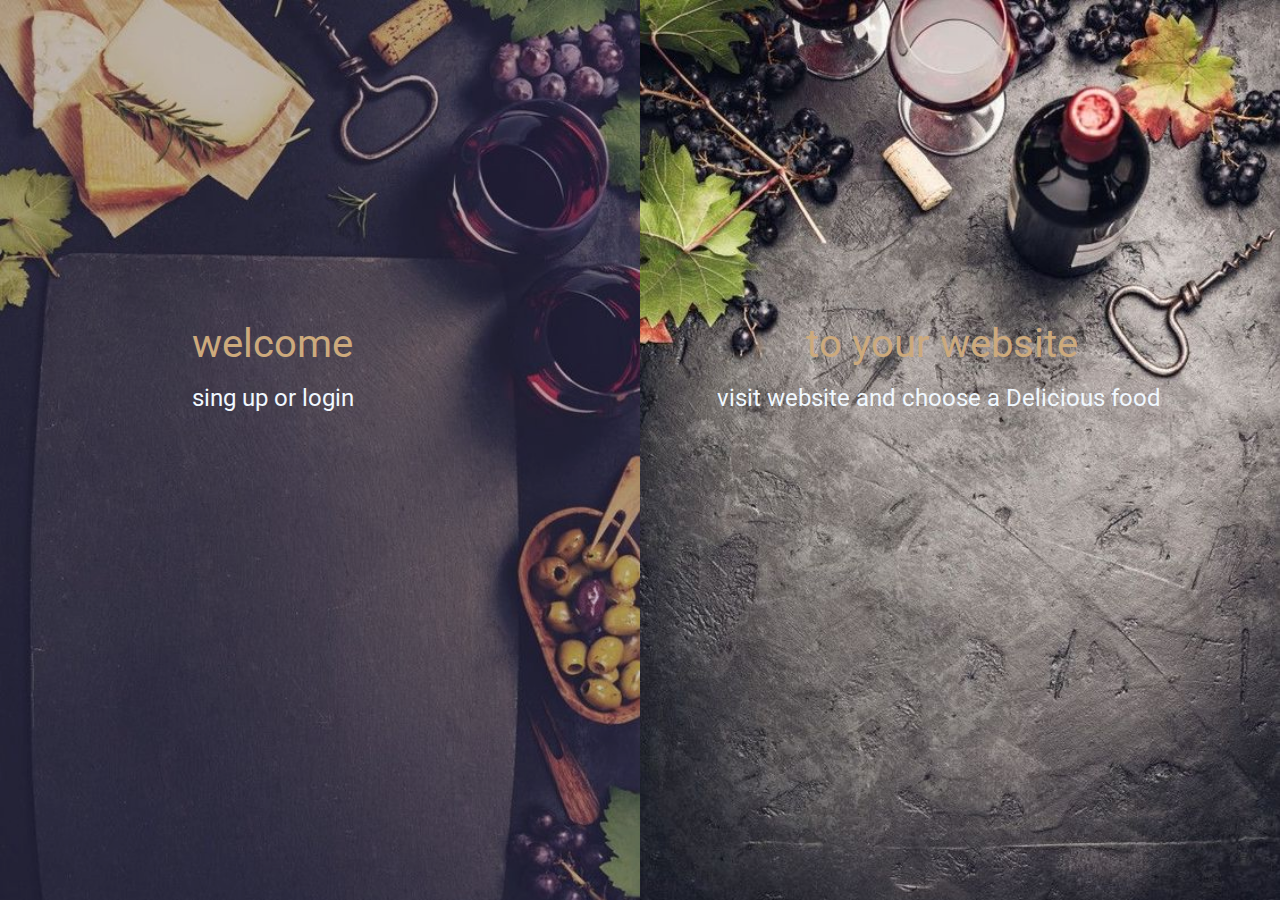
<file: index.html>
<!DOCTYPE html>
<html lang="en">
<head>
    <meta charset="UTF-8">
    <meta http-equiv="X-UA-Compatible" content="IE=edge">
    <meta name="viewport" content="width=device-width, initial-scale=1.0">
    <title>welcome</title>
    <link rel="stylesheet" href="./index.css">
</head>
<body>
<!--  -->
    <section class="parent">
        <a href="./login.html">
            <section class="login">
                <section class="secondParent">
                    <h3 class="text">welcome</h3>
                    <p class="text-2">sing up or login</p>
                </section>
                <!-- <h3 class=>welcome</h3> -->
            </section>
        </a>

        <a href="./home.html">
            <section class="home">
                <section class="secondParent">
                    <h3 class="text">to your website</h3>
                    <p class="text-2">visit website and choose a Delicious food</p>
                </section>
            </section>
        </a>
    </section>
    
</body>
</html>
</file>
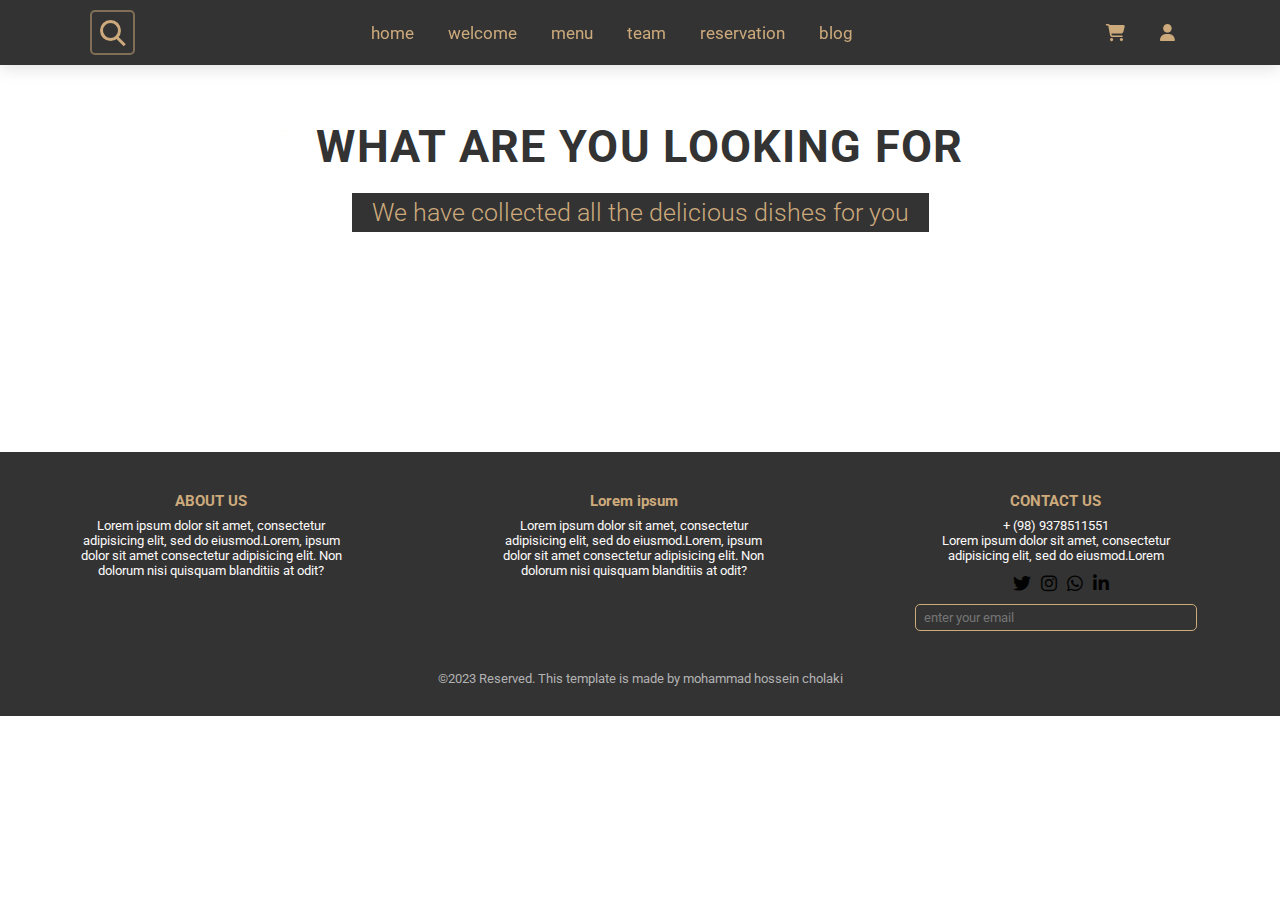
<file: allFoods.html>
<!DOCTYPE html>
<html lang="en">
<head>
    <meta charset="UTF-8">
    <meta http-equiv="X-UA-Compatible" content="IE=edge">
    <meta name="viewport" content="width=device-width, initial-scale=1.0">
    <title>menu</title>
    <link rel="stylesheet" type="text/css" href="https://cdnjs.cloudflare.com/ajax/libs/font-awesome/6.2.1/css/all.min.css">

    <link rel="stylesheet" href="./allFoods.css">
    <link rel="stylesheet" href="./homeStyle.css">

    <link rel="stylesheet" href="https://unpkg.com/swiper/swiper-bundle.min.css"/>
</head>
<body>
    <!-- header section start -->
    <header>
        <section class="search">
            <!-- <a href="#" class="search-icon"><i class="fas fa-search"> </i></a> -->
            <div class="icon"></div>
            <div class="input">
                <input type="text" placeholder="Search..." id="searchInput">
            </div>
            <span class="clear"></span>
        </section>
        <!-- <a href="#" class="logo"><img src="./pic/logo.png" alt="logo"></a> -->


        <nav class="navbar">
            <a href="./home.html">home</a>
            <a href="./index.html">welcome</a>
            <a href="./allFoods.html">menu</a>
            <a href="#team">team</a>
            <a href="#reservation">reservation</a>
            <a href="#blog">blog</a>
        </nav>
        <div class="icons">
            <i class="fas fa-bars" id="menu"> </i>
            <!-- <i class="fas fa-search"> </i> -->
            <!-- <i class="fas fa-heart"> </i> -->
            <i class="fas fa-shopping-cart"> </i>
            <a href="./login.html"><i class="fas fa-solid fa-user"></i></a>
            
        </div>
    </header>

    <!-- header section end -->

    <!-- main content -->

    <!-- welcome -->

    <section class="welcome" id="about">
        <h1 class="heading">WHAT ARE YOU LOOKING FOR</h1>
        <center><h3 class="sub-heading">We have collected all the delicious dishes for you</h3></center>

        <!-- <h3 class="sub-heading">We have collected all the delicious dishes for you</h3> -->

        <div class="box-container" id="meal">
            <!-- <section class="box">
                <section class="image">
                    <img src="./pic/post-thumb-1.jpg" alt="">
                </section>
                <section class="content">
                    <h3>PROFESSIONAL LEVEL</h3>
                    <p>nor again is there anyone who loves or pursues or desire to obtain pain of itself, because it is pain, but because occasionally circumstance occur.</p>

                    <a href="#" class="btn">Read More</a>
                </section>
            </section>

            <section class="box">
                <section class="image">
                    <img src="./pic/post-thumb-2.jpg" alt="">
                </section>
                <section class="content">
                    <h3>FRESH FOOD GUARANTEED</h3>
                    <p>nor again is there anyone who loves or pursues or desire to obtain pain of itself, because it is pain, but because occasionally circumstance occur.</p>

                    <a href="#" class="btn">Read More</a>
                </section>
            </section>

            <section class="box">
                <section class="image">
                    <img src="./pic/post-thumb-3.jpg" alt="">
                </section>
                <section class="content">
                    <h3>THE MENU IS PLENTIFUL</h3>
                    <p>nor again is there anyone who loves or pursues or desire to obtain pain of itself, because it is pain, but because occasionally circumstance occur.</p>

                    <a href="#" class="btn">Read More</a>
                </section>
            </section> -->
        </div>
    </section>
    <!-- ---------------------------------------------------------- -->
    <div class = "meal-window">
        <!-- recipe close btn -->
        <button type = "button" class = "btn-close btnClose2" id = "recipe-close-btn">
          <i class = "fas fa-times"></i>
        </button>

        <!-- meal content -->
        <div class = "mealContent">
          <h2 class = "recipeTitle">Meals Name Here</h2>
          <p class = "category">Category Name</p>
          <div class = "recipeImage">
            <img src = "./pic/post-thumb-3.jpg" alt = "">
          </div>
          <div class = "explain">
            <h3>Instructions:</h3>
            <p>Lorem ipsum, dolor sit amet consectetur adipisicing elit. Quo blanditiis quis accusantium natus! Porro, reiciendis maiores molestiae distinctio veniam ratione ex provident ipsa, soluta suscipit quam eos velit autem iste!</p>
            <p>Lorem ipsum dolor sit amet consectetur adipisicing elit. Amet aliquam voluptatibus ad obcaecati magnam, esse numquam nisi ut adipisci in?</p>
           
          </div>
          
          <div class = "videoLink btn">
            <a href = "#" target = "_blank">Watch Video</a>
          </div>
        </div>
    </div>


    <!-- footer section start -->
<section class="footer">
		<!-- <img src="logo.png" class="logo"> -->

	<section class="container">
		<section>
			<h3>ABOUT US</h3>
				<p>Lorem ipsum dolor sit amet, consectetur adipisicing elit, sed do eiusmod.Lorem, ipsum dolor sit amet consectetur adipisicing elit. Non dolorum nisi quisquam blanditiis at odit?</p>
		</section>

		<section>
			<h3>Lorem ipsum</h3>
			<p>Lorem ipsum dolor sit amet, consectetur adipisicing elit, sed do eiusmod.Lorem, ipsum dolor sit amet consectetur adipisicing elit. Non dolorum nisi quisquam blanditiis at odit?</p>
		</section>

		<section>
			<h3>CONTACT US</h3>
			<span>+ (98) 9378511551</span>
			<p>Lorem ipsum dolor sit amet, consectetur adipisicing elit, sed do eiusmod.Lorem</p>
			<ul>
				<li><a href="#"><i class="fa-brands fa-twitter"></i></a></li>
				<li><a href="#"><i class="fa-brands fa-instagram"></i></a></li>
				<li><a href="#"><i class="fa-brands fa-whatsapp"></i></a></li>
				<li><a href="#"><i class="fa-brands fa-linkedin-in"></i></a></li>
			</ul>
			<input type="email" name="" placeholder="enter your email">
		</section>
	</section>

	<p>&copy;2023 Reserved. This template is made by mohammad hossein cholaki</p>
</section>
	<!-- footer section end -->


    <script src="./allFoods.js"></script>
</body>
</html>
</file>
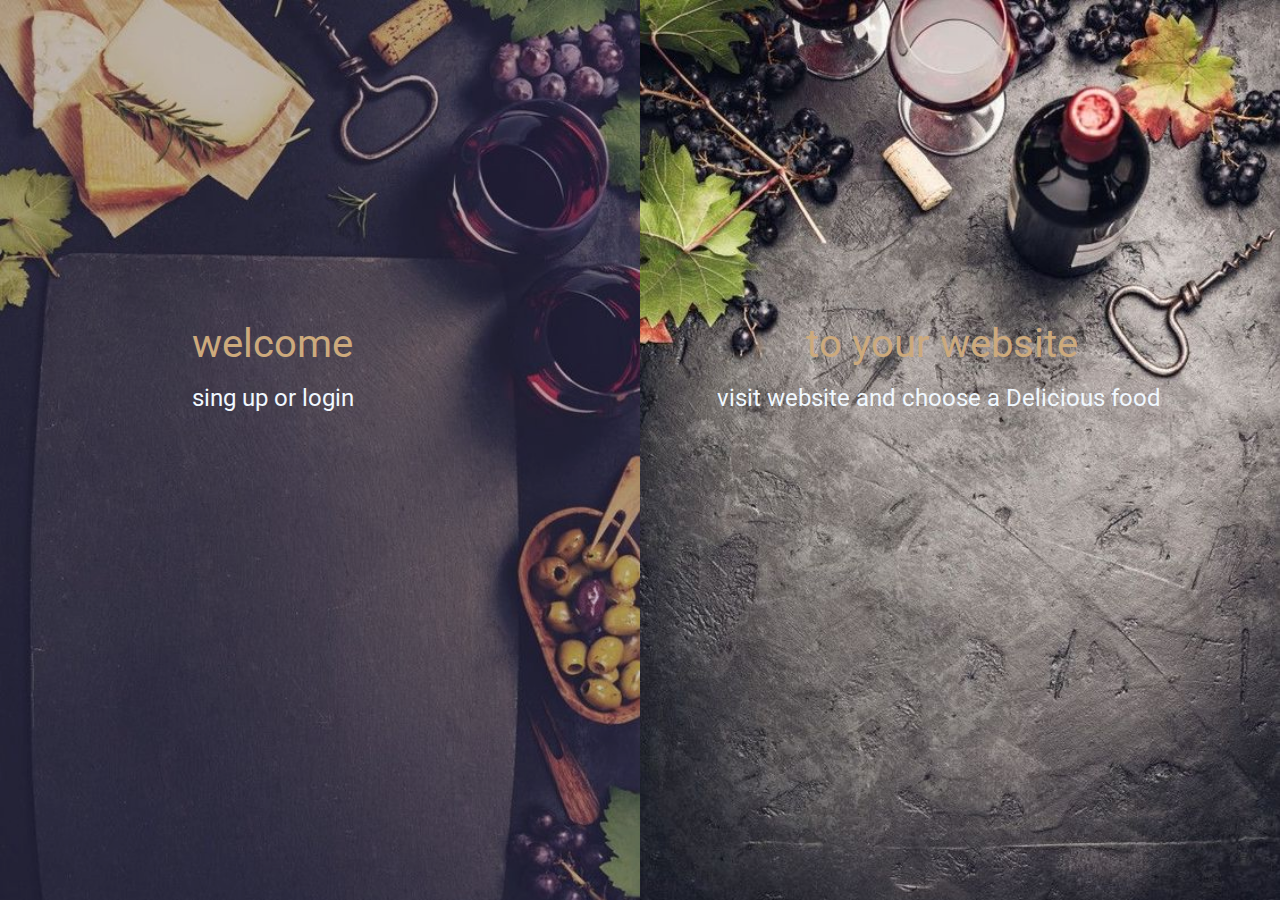
<file: first.html>
<!DOCTYPE html>
<html lang="en">
<head>
    <meta charset="UTF-8">
    <meta http-equiv="X-UA-Compatible" content="IE=edge">
    <meta name="viewport" content="width=device-width, initial-scale=1.0">
    <title>Document</title>
    <link rel="stylesheet" href="./first.css">
</head>
<body>
<!--  -->
    <section class="parent">
        <a href="./home.html">
            <section class="login">
                <section class="secondParent">
                    <h3 class="text">welcome</h3>
                    <p class="text-2">sing up or login</p>
                </section>
                <!-- <h3 class=>welcome</h3> -->
            </section>
        </a>

        <a href="#">
            <section class="home">
                <section class="secondParent">
                    <h3 class="text">to your website</h3>
                    <p class="text-2">visit website and choose a Delicious food</p>
                </section>
            </section>
        </a>
    </section>
    
</body>
</html>
</file>
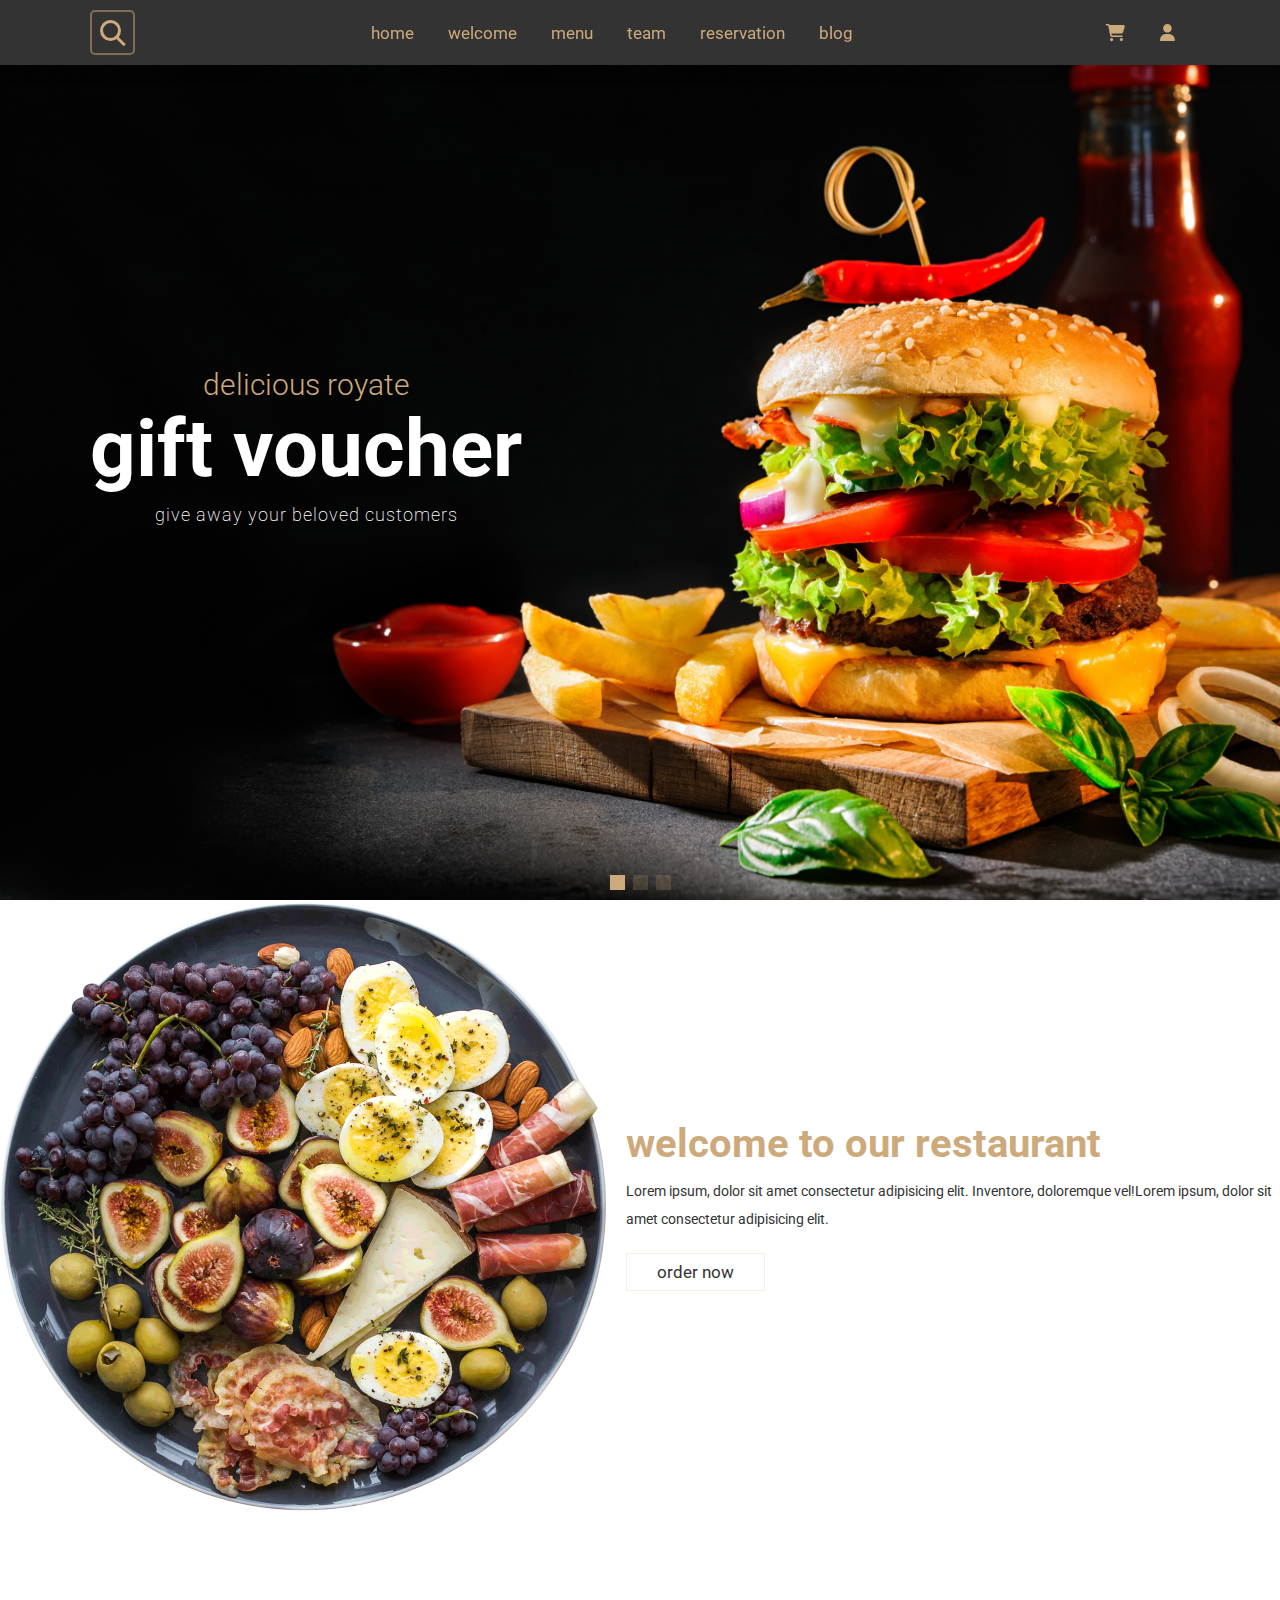
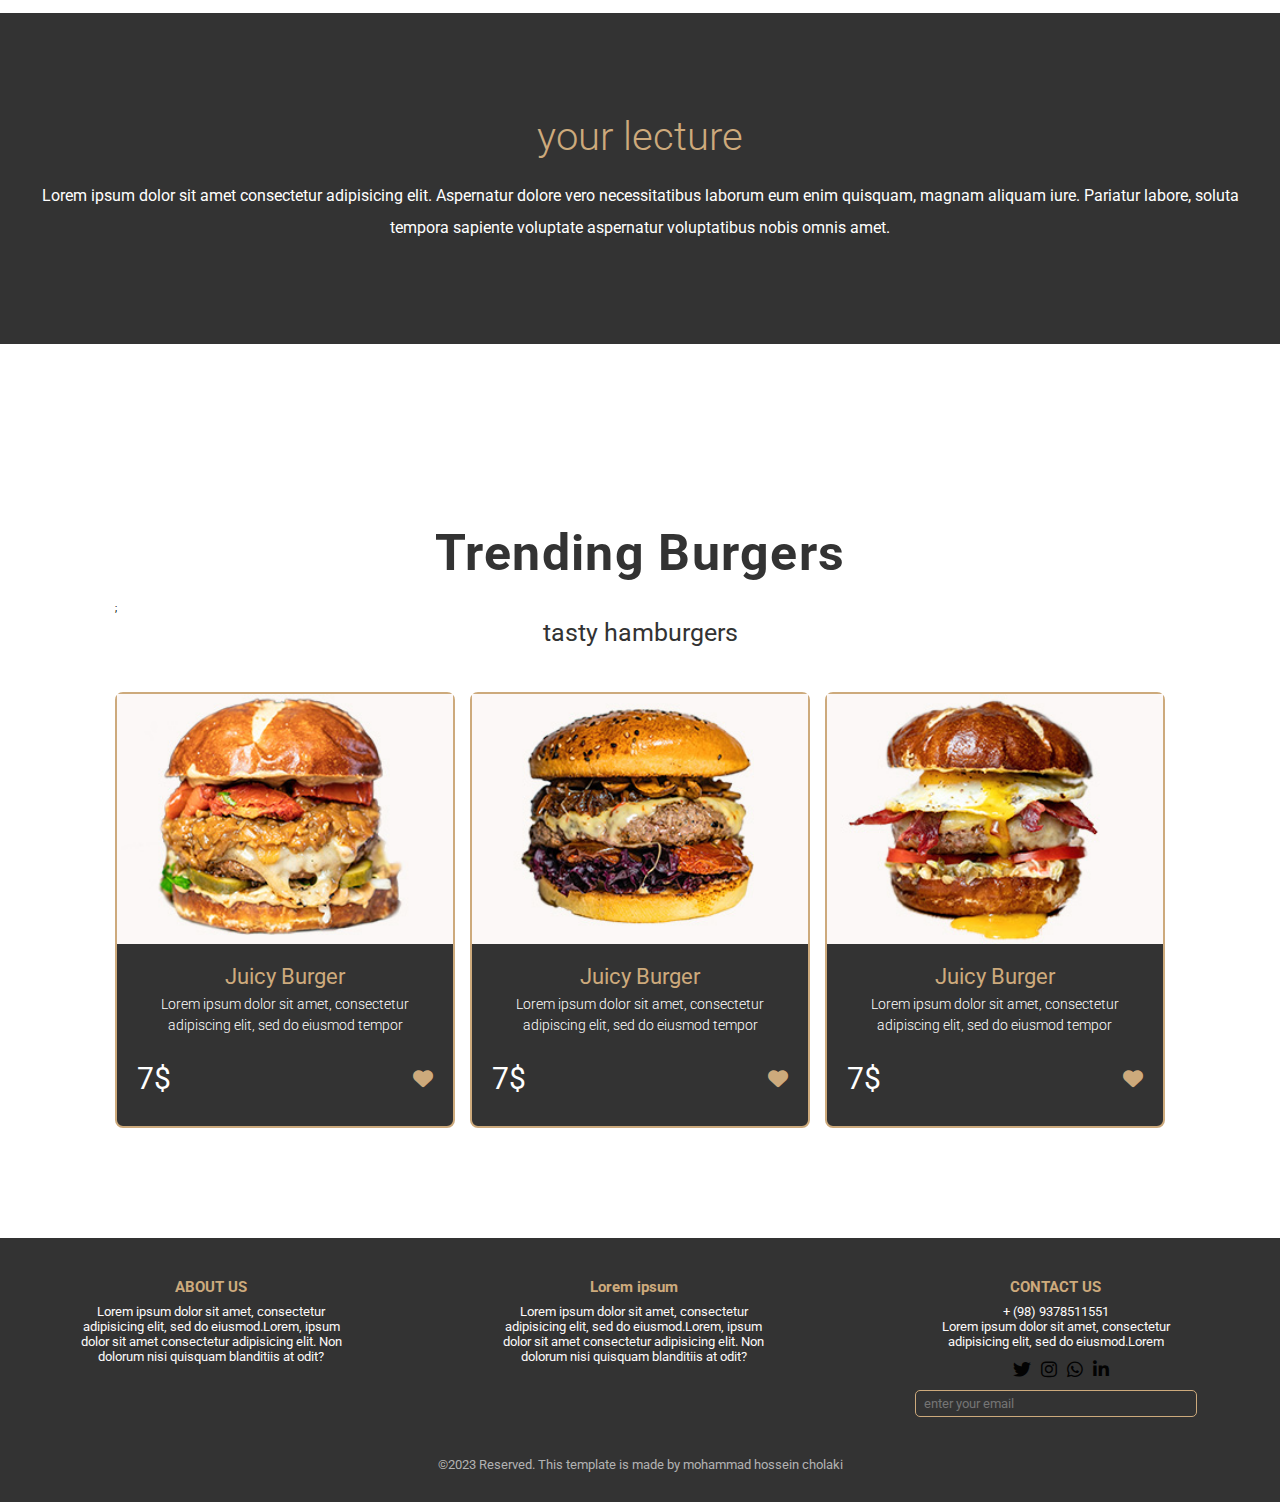
<file: home.html>
<!DOCTYPE html>
<html lang="en">
<head>
    <meta charset="UTF-8">
    <meta http-equiv="X-UA-Compatible" content="IE=edge">
    <meta name="viewport" content="width=device-width, initial-scale=1.0">
    <title>Home</title>
    <link rel="stylesheet" type="text/css" href="https://cdnjs.cloudflare.com/ajax/libs/font-awesome/6.2.1/css/all.min.css">
    <!-- Custom Css -->
    <link rel="stylesheet" href="./homeStyle.css">

   <!-- Link Swiper's CSS -->
   <!-- <link rel="stylesheet" href="https://cdn.jsdelivr.net/npm/swiperswiper-bundle.min.css"/> -->

   <link rel="stylesheet" href="https://unpkg.com/swiper/swiper-bundle.min.css"/>


</head>
<body>
    <!-- header section start -->
    <header>
        <section class="search">
            <!-- <a href="#" class="search-icon"><i class="fas fa-search"> </i></a> -->
            <div class="icon"></div>
            <div class="input">
                <input type="text" placeholder="Search..." id="searchInput">
            </div>
            <span class="clear"></span>
        </section>
        <!-- <a href="#" class="logo"><img src="./pic/logo.png" alt="logo"></a> -->


        <nav class="navbar">
            <a href="./home.html">home</a>
            <a href="./index.html">welcome</a>
            <a href="./allFoods.html">menu</a>
            <a href="#team">team</a>
            <a href="#reservation">reservation</a>
            <a href="#blog">blog</a>
        </nav>
        <div class="icons">
            <i class="fas fa-bars" id="menu"> </i>
            <!-- <i class="fas fa-search"> </i> -->
            <!-- <i class="fas fa-heart"> </i> -->
            <i class="fas fa-shopping-cart"> </i>
			<a href="./login.html"><i class="fas fa-solid fa-user"></i></a>
			
        </div>
    </header>

    <!-- header section end -->
    
    
    <!-- start slider code -->

    <section class="home" id="home">
		<section class="swiper home-slider">
			<section class="swiper-wrapper wrapper">
				<section class="swiper-slide slide slide1">
					<section class="content">
						<!-- <img src="crown-symbol.png"> -->

						<h3>delicious royate</h3>
						<h1>gift voucher</h1>
						<p>
							give away your beloved customers
						</p>
						<!-- <a href="#" class="btn">order now</a> -->
					</section>
				</section>

				<section class="swiper-slide slide slide2">
					<section class="content">
						<!-- <img src="crown-symbol.png"> -->

						<h3>sale of 10% this dish</h3>
						<h1>the fresh</h1>
						<p>
							food restaurant
						</p>
						<!-- <a href="#" class="btn">order now</a> -->
					</section>
				</section>

				<section class="swiper-slide slide slide3">
					<section class="content">
						<!-- <img src="crown-symbol.png"> -->

						<h3>we are open</h3>
						<h1>fresh fruits</h1>
						<p>
							you will love it
						</p>
						<!-- <a href="#" class="btn">order now</a> -->
					</section>
				</section>
			</section>

			<div class="swiper-pagination"></div>
		</section>
    </section>

    <!-- edn of slider code -->

	 <!-- start of welcome section  -->
	 
	<section class="aboutSection" id="aboutSection">

			<section class="imageSection">
				<img src="./pic/fresh.png" alt="">
			</section>
	
			<section class="contentSection">
				<h2 class="titlle">welcome to our restaurant</h2>
				<p>Lorem ipsum, dolor sit amet consectetur adipisicing elit. Inventore, doloremque vel!Lorem ipsum, dolor sit amet consectetur adipisicing elit.  </p>
				<a href="./allFoods.html" class="btn">order now</a>
			</section>

	</section>
		
		
		
	<!-- end of welcome section  -->

	<!-- start lecture section  -->

<section class="lecture">
	<h2>your lecture</h2>
	<p>Lorem ipsum dolor sit amet consectetur adipisicing elit. Aspernatur dolore vero necessitatibus laborum eum enim quisquam, magnam aliquam iure. Pariatur labore, soluta tempora sapiente voluptate aspernatur voluptatibus nobis omnis amet.</p>

</section>

	<!-- end of lecture section  -->

	<!-- start Trending Burgers -->

	<section class="offerWelcome" id="offerWelcome">
		<h2 class="offerHeading">Trending Burgers</h2>;
		<center><h3 class="offerHeading2">tasty hamburgers</h3></center>

		<section class="offerContainer">

			<section class="offerBox">
				<section class="offerImage">
					<img src="./pic/burger1.jpg" alt="">
				</section>

				<section class="offerContent">
					<h3>Juicy Burger</h3>
					<p>Lorem ipsum dolor sit amet, consectetur adipiscing elit, sed do eiusmod tempor
					</p>
					<section class="price">
						<div class="dollar">7$</div>
						<div><i class="fas fa-heart heart"></i></div>
					</section>
				</section>
			</section>

			<section class="offerBox">
				<section class="offerImage">
					<img src="./pic/burger2.jpg" alt="">
				</section>

				<section class="offerContent">
					<h3>Juicy Burger</h3>
					<p>Lorem ipsum dolor sit amet, consectetur adipiscing elit, sed do eiusmod tempor
					</p>
					<section class="price">
						<div class="dollar">7$</div>
						<div><i class="fas fa-heart heart"></i></div>
					</section>
				</section>
			</section>

			<section class="offerBox">
				<section class="offerImage">
					<img src="./pic/burger3.jpg" alt="">
				</section>

				<section class="offerContent">
					<h3>Juicy Burger</h3>
					<p>Lorem ipsum dolor sit amet, consectetur adipiscing elit, sed do eiusmod tempor
					</p>
					<section class="price">
						<div class="dollar">7$</div>
						<div><i class="fas fa-heart heart"></i></div>
					</section>
				</section>
			</section>

		</section>
	</section>

	<!-- end of Trending Burgers -->



    <!-- footer section start -->
	<section class="footer">
		<!-- <img src="logo.png" class="logo"> -->

		<section class="container">
			<section>
				<h3>ABOUT US</h3>
				<p>Lorem ipsum dolor sit amet, consectetur adipisicing elit, sed do eiusmod.Lorem, ipsum dolor sit amet consectetur adipisicing elit. Non dolorum nisi quisquam blanditiis at odit?</p>
			</section>

			<section>
				<h3>Lorem ipsum</h3>
				<p>Lorem ipsum dolor sit amet, consectetur adipisicing elit, sed do eiusmod.Lorem, ipsum dolor sit amet consectetur adipisicing elit. Non dolorum nisi quisquam blanditiis at odit?</p>
			</section>

			<section>
				<h3>CONTACT US</h3>
				<span>+ (98) 9378511551</span>
				<p>Lorem ipsum dolor sit amet, consectetur adipisicing elit, sed do eiusmod.Lorem</p>
				<ul>
					<li><a href="#"><i class="fa-brands fa-twitter"></i></a></li>
					<li><a href="#"><i class="fa-brands fa-instagram"></i></a></li>
					<li><a href="#"><i class="fa-brands fa-whatsapp"></i></a></li>
					<li><a href="#"><i class="fa-brands fa-linkedin-in"></i></a></li>
				</ul>
				<input type="email" name="" placeholder="enter your email">
			</section>
		</section>

		<p>&copy;2023 Reserved. This template is made by mohammad hossein cholaki</p>
	</section>
	<!-- footer section end -->


















    <!-- Swiper JS -->
    <!-- <script src="https://cdn.jsdelivr.net/npm/swiper/swiper-bundle.min.js"></script> -->

    <!-- Swiper JS -->
    <script src="https://unpkg.com/swiper/swiper-bundle.min.js"></script>

    <!-- Initialize Swiper -->
    

    <!-- my js code -->
    <script src="./home.js"></script>
    
</body>
</html>
</file>
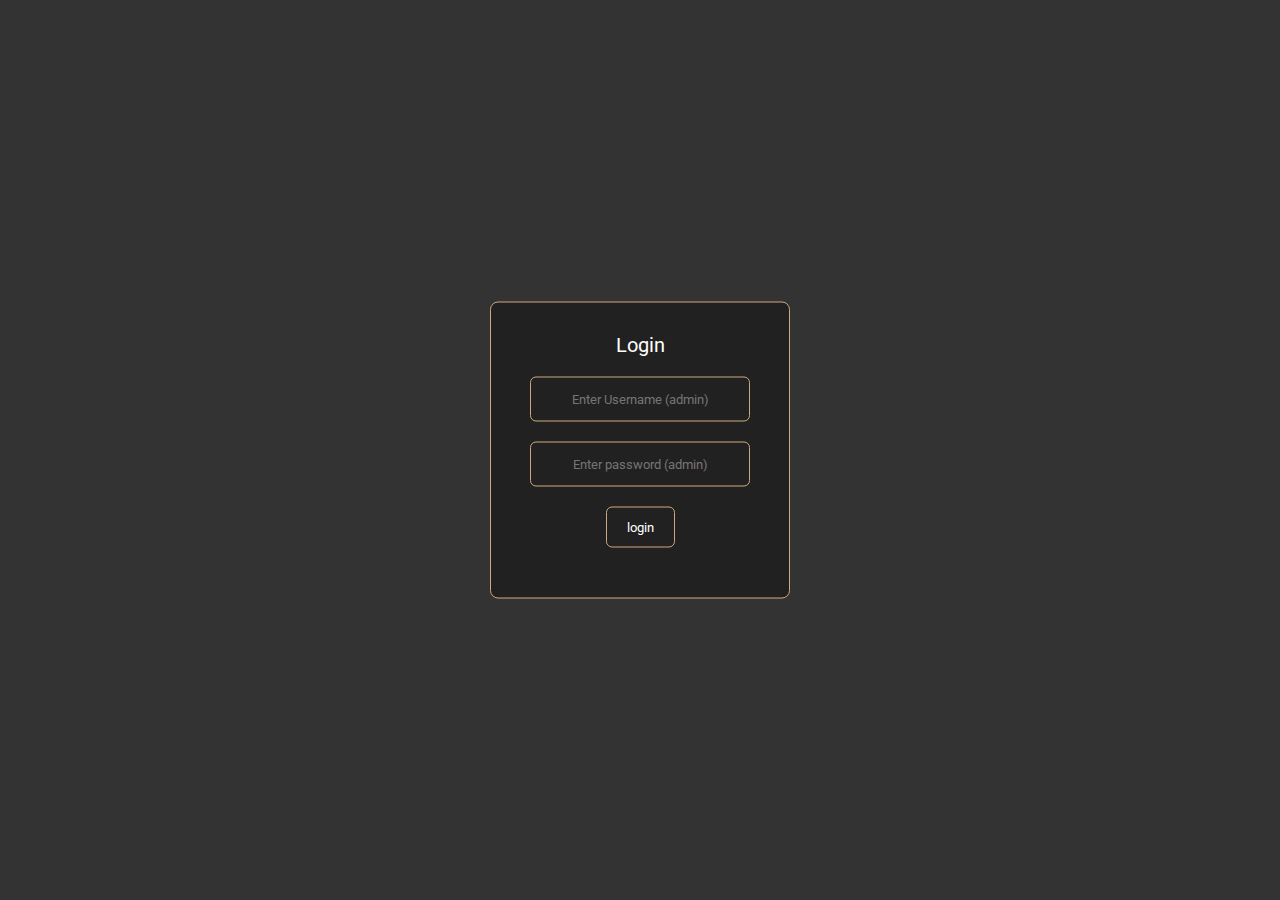
<file: login.html>
<!DOCTYPE html>
<html lang="en">
<head>
    <meta charset="UTF-8">
    <meta http-equiv="X-UA-Compatible" content="IE=edge">
    <meta name="viewport" content="width=device-width, initial-scale=1.0">
    <title>login</title>
    <link rel="stylesheet" href="./login.css">
</head>
<body>

    <form action="" class="box">

        
    <h1>Login</h1>
    <input type="text" class="text" name="" placeholder="Enter Username (admin)" id="username">
    <input type="password" class="password" name="" placeholder="Enter password (admin)" id="password">
    <input type="submit" class="submit" name="" value="login" id="submit" >
    

    </form>



    <script src="./login.js"></script>
</body>
</html>
</file>
<file: index.css>
@import url('https://fonts.googleapis.com/css2?family=Roboto:wght@100;300;400;500;700&display=swap');

:root
{
    --black: #333;
    --light-color: #cdaa7c;
    --box-shadow: 0 .5rem 1.5rem rgba(0,0,0,.1);
}

*
{
 font-family: 'Roboto', sans-serif;
 margin: 0;
 padding: 0;
 box-sizing: border-box;
 text-decoration: none;
 border: none;
 outline: none;
}
.parent{
    width: 100vw;
    height: 100vh;
    display: flex;
    position: relative;
}

.parent .home,
.parent .login{
    width: 50vw;
    height: 100vh;
}


.home{
    background: url(./pic/home.jpg);
    background-repeat: no-repeat;
    background-size: cover;
    background-color: rgba(5, 5, 109, 0.356);
}

.login{
    background: url(./pic/login.jpg);
    background-repeat: no-repeat;
    background-size: cover;
    height: 100%;
}

/* text */

.text {
    text-align: center;
    color: var(--light-color);
    position: absolute;
    font-size: 2.5rem;
    font-weight: 400;
    height: auto;
    transition: .5s;

}

.text-2{
    text-align: center;
    color: aliceblue;
    position: absolute;
    font-size: 1.5rem;
    font-weight: 400;
    height: auto;
    margin-top: 30%;
    transition: .5s;
}
.login h3{
    margin-top: 25%;
    padding-left: 15%;
    padding-right: 15%;
}
.home h3{
    margin-top: 25%;
    padding-left: 13%;
}
.login p{
    padding-left: 15%;
    padding-right: 15%;
}
.home p{
    padding-left: 6%;
    padding-right: 8%;
}
.secondParent{
    height: 100%;
    text-align: center;
}


.secondParent:hover{
    transition: .5s;
    background-color: rgba(3, 2, 85, 0.219);
    color: aliceblue;   
}


@media (max-width: 991px){
.parent .home,
.parent .login{
    top: 0;
    width: 50vw;
    height: 80vh;
}

.text{
    font-size: 1.8rem;
}
.login p{
    padding-left: 12%;
    padding-right: 15%;
}
}

@media (max-width: 768px){
    .parent .home{
        top: 100vh;
        position: absolute;
        width: 100vw;
        height: 100vh;
    }
    .parent .login{
        width: 100vw;
        height: 100vh;
        position: absolute;
    }
    
    .text{
        padding-left: 25%;
        padding-top: 30%;
        font-size:2rem;
    }

    .home .text{
        padding-left: 18%;
    }

    .login h3{
        margin-top: 25%;
        padding-left: 35%;
        padding-right: 15%;
    }
    .home h3{
        margin-top: 25%;
        margin-left: 13%;
    }
    .login p{

        margin-top: 65%;
        padding-left: 32.5%;
        padding-right: 15%;
    }
    .home p{
        margin-top: 65%;
        padding-left: 17%;
        padding-right: 17%;
    }
}
</file>
<file: allFoods.css>
@import url('https://fonts.googleapis.com/css2?family=Roboto:wght@100;300;400;500;700&display=swap');

:root
{
    --black: #333;
    --light-color: #cdaa7c;
    --box-shadow: 0 .5rem 1.5rem rgba(0,0,0,.1);
}

*
{
 font-family: 'Roboto', sans-serif;
 margin: 0;
 padding: 0;
 box-sizing: border-box;
 text-decoration: none;
 border: none;
 outline: none;
}

html{
    font-size: 62.5%;
    scroll-behavior: smooth;
}

/* -------------------------------------------------------------------- */
/* -------------------------------------------------------------------- */
/* -------------------------------------------------------------------- */

/* navbar style start */

header{
    position: fixed;
    top: 0;
    left: 0;
    right: 0;
    background: var(--black);
    padding: 1rem 7%;
    display: flex;
    align-items: center;
    justify-content: space-between;
    box-shadow: var(--box-shadow);
    z-index: 10000;
}
/* ---------------------------------------------------------------------- */

/* ------------------------------------------------------------------ */
.search{
    position: relative;
    height: 4.5rem;
    width: 4.5rem;
    border-radius: 5px;
    transition: .5s;
    box-shadow: 0 0 0 5px #333;
    border: .2rem solid rgba(205, 170, 124, 0.5 );
    overflow: hidden;

}
/* when we click on search icon js add class active to our code*/
.search.active{
width: 250px;
}
.clear.hide{
    display: flex;
}

.search .icon{
    position: absolute;
    top: 0;
    left: 0;
    height: 4.5rem;
    width: 4.5rem;
    display: flex;
    justify-content: center;
    align-items: center;
    z-index: 1000;
    cursor: pointer;
}

.search .icon::before{
    content: '';
    position: absolute;
    width: 15px;
    height: 15px;
    border: 3px solid var(--light-color);
    border-radius: 50%;

    transform: translate(-4px,-4px)
}


.search .icon::after{
    content: '';
    position: absolute;
    width: 3px;
    height: 12px;
    background: var(--light-color);
    transform: translate(6px,6px) rotate(315deg);
}

/* searchinput */

.search .input{
    position: relative;
    width: 195px;
    height: 4rem;
    left: 45px;
    display: flex;
    justify-content: center;
    align-items: center;
}

.search .input input{
    position: absolute;
    top: 0;
    width: 100%;
    height: 100%;
    border: none;
    outline: none;
    font-size: 18px;
    padding: 10px;
    color: var(--light-color);
    background-color: var(--box-shadow);
}

.clear{
    position: absolute;
    top: 50%;
    transform: translateY(-50%);
    width: 15px;
    height: 15px;
    right: 15px;
    cursor: pointer;
    display: none;
    justify-content: center;
    align-items: center;

}

.clear::before{
    position: absolute;
    content: '';
    width: 1px;
    height: 15px;
    background: #999;
    transform: rotate(45deg);
}

.clear::after{
    position: absolute;
    content: '';
    width: 1px;
    height: 15px;
    background: #999;
    transform: rotate(315deg);
}

/* end of search bar */
/* -------------------------------------------------------------------- */

header .navbar a{
    font-size: 1.7rem;
    padding: .5rem 1.5rem;
    color: var(--light-color);
    border: .1rem solid transparent;
}

header .navbar a.active,
header .navbar a:hover{
    color: #fff;
    border: .1rem solid rgba(205, 170, 124, 0.2);
}

header .icons i{
    cursor: pointer;
    margin-left: .5rem;
    height: 4.5rem;
    width: 4.5rem;
    line-height: 4.5rem;
    text-align: center;
    font-size: 1.7rem;
    color: var(--light-color);
}

header .icons i:hover{
    transform: scale(1.2);
}

header .icons #menu{
    display: none;
}

/* end of navbar style */

/* start of welcome style */

.welcome{
    margin-top: 4rem;
    padding: 8rem 9%;
    margin-bottom: 10rem;
}

.heading{
    text-align: center;
    color: var(--black);
    font-size: 4.5rem;
    padding-bottom: 2rem;
    letter-spacing: 1.3px;
}

.sub-heading{
    text-align: center;
    color: var(--light-color);
    font-size: 2.5rem;
    padding: .5rem 2rem;
    font-weight: 300;
    margin-bottom: 4rem;
    background: var(--black);
    display: inline-block;
}

.welcome .box-container{
    display: flex;
    gap: 1.5rem;
  flex-wrap: wrap;
  justify-content: space-evenly;
  height: 100%;
}

.welcome .box-container .box{
    background: var(--black);
    box-shadow: var(--light-color);
    text-align: center;
    padding-bottom: 1%;
    height: 40rem;
  width: 300px;
  min-height: 250px;
  margin: 15px;
  border-radius: 8px;
  overflow: hidden;
  margin-top: 70px;
  display: flex;
  flex-direction: column;
  text-overflow: ellipsis;
}

.welcome .box-container .box .image{
    height: 25rem;
    width: 100%;
    overflow: hidden;
    position: relative;
}

.welcome .box-container .box .image img{
    height: 100%;
    width: 100%;
    object-fit: cover;
}

.welcome .box-container .box .image:hover img{
    transform: scale(1.1);
    transition: .5s;
}

.welcome .box-container .box .content{
    padding: 2rem;
    padding-top: 2rem;
}

.welcome .box-container .box .content h3{
    color: var(--light-color);
    font-size: 2.2rem;
    font-weight: 400;
}

.welcome .box-container .box .content p{
    color: #fff;
    font-size: 1.4rem;
    font-weight: 300;
    padding:  .5rem 0;
    line-height: 1.5;
    overflow: hidden;

}

/* end of welcome style */

/* start of recipt */

.meal-window{
    text-align: center;
    /* display: flex; */
    align-items: center;
    margin-top: 4rem;
    position: fixed;
    top: 50%;
    left: 50%;
    transform: translate(-50%,-50%);
    
    color: #fff;
    background: var(--black);
    border-radius: 1rem;
    width: 80%;
    height: 80%;
    overflow-y: scroll;
    z-index: 1000;
    padding: 2rem 0;
    display: none;
    line-height: 2rem;
}


.showRecipe{
    display: block;
}

.mealContent{
    margin: 2rem;
}

.mealContent p:not(.recipe-category){
    padding: 1rem 1.5rem;
}

.btnClose2{
    position: absolute;
    right: 2rem;
    top:2rem;
    font-size: 1.8rem;
    background: var(--black);
    border: 1px solid var(--light-color);
    border-radius: 5px;
    display: flex;
    align-items: center;
    justify-content: center;
    color: var(--light-color);
    padding: .5rem 1rem;
    cursor: pointer;
    
}

.btnClose2:hover{
    background: var(--light-color);
    color: var(--black);
}

.recipeTitle{
    letter-spacing: 1px;
    padding-bottom: 1rem;
    color: var(--light-color);
    font-size: 3rem;
    font-weight: 300;
}

.category{
    /* background: #fff; */
    background:var(--black);
    font-weight: 400;
    color: var(--black);
    color:#fff;
    display: inline-block;
    padding: .2rem .5rem;
    border-radius: 5px;
    font-size: 2.5rem;
}

.explain{
    padding: 1rem 0;
    font-size: 1.5rem;
    letter-spacing: 1px;
    font-weight: 350;
}

.recipeImage{
    margin: auto;
    width: 400px;
    height: 300px;
    object-fit: cover;
    overflow: hidden;
    padding: 2rem;
    display: block;
}
.recipeImage img{
    width: 400px;
    height: 300px;
    
}


.videoLink a{
    color: #fff;
    
}


/* end of recipt */


/* -------------------------------------------------------------------- */

/*footer style start*/
.footer
{
    /* position: fixed; */
    padding: 0;
    margin-bottom: 0;
    bottom: 0;
    right: 0;
    left: 0;
	background: var(--black);
	text-align: center;
	color: #b2b2b2;
	font-size: 1.3rem;
    width: 100%;
    margin-top: 10rem;
    /* padding-bottom: 3rem; */
}
.footer .container
{
    display: flex;
	color: #fdfafa;
    padding: 0;
    margin-bottom: 0;
	/* padding: 4rem 0; */
}
.footer .container section
{
	padding: 0 7rem;
    width: 33%;
}
.footer .container h3
{
	color: var(--light-color);
	font-size: 1.5rem;
	padding-bottom: .8rem;
}
.footer .container input
{
	width: 100%;
	border: 1px solid var(--light-color);
	padding: .5rem .8rem;
	background: transparent;
	border-radius: 5px;
}
.footer .container ul 
{
	list-style: none;
	display: flex;
	justify-content: center;
	padding-top: 1rem;
    padding-bottom: 1rem;
}
.footer .container ul li a 
{
	color: #030303;
	margin-left: 10px;
	font-size: 18px;
}
.footer .container ul li:hover a{
    color: var(--light-color);
} 

.footer .container span 
{
	display: block;
}
/*footer style ends*/

/* -------------------------------------------------------------------- */
/* -------------------------------------------------------------------- */


/* media query */
@media (max-width: 991px){
    html{
        font-size: 55%;
    }
    header{
        padding: 1rem 2rem;
    }
    header .logo img{
        height:  7rem;
    }
}

@media (max-width: 768px){

    /* navbar media query */

    header .logo img{
        height: 7rem;
    }

    header .icons #menu{
        display: inline-block;
    }

    header .navbar{
        position: absolute;
        top: 100%;
        left: 0;
        right: 0;
        background: #eee;
        border-top: .1rem solid rgba(205, 170, 124, 0.2);
        border-bottom: .1rem solid rgba(205, 170, 124, 0.2);
        padding: 1rem;
        /*  منو کشویی ابتدا */
        clip-path: polygon(0 0,100% 0,100% 0,0 0);
        /* منو کشویی انتها */
    }
    
    
    /* منو کشویی ابتدا */
    
    header .navbar.active{
        clip-path: polygon(0 0,100% 0,100% 100%,0 100%);

    }

    /* منو کشویی انتها */



    header .navbar a{
        display: block;
        padding: 1.5rem;
        margin: 1rem;
        font-size: 2rem;
        background: var(--black);
    }


    /* welcome section */
    .welcome .box-container{
        flex-wrap: wrap;
    }

    .welcome .box-container .box{
        width: 100%;
    }

    /* recipt */
    .meal-window{
        width: 90%;
    }

    .footer .container {
        display: grid;
        flex-direction: column;
        width: 100%;
    }
    
    .footer .container section{
        width: 100%;
    }
  

}
</file>
<file: homeStyle.css>
@import url('https://fonts.googleapis.com/css2?family=Roboto:wght@100;300;400;500;700&display=swap');

:root
{
    --black: #333;
    --light-color: #cdaa7c;
    --box-shadow: 0 .5rem 1.5rem rgba(0,0,0,.1);
}

*
{
 font-family: 'Roboto', sans-serif;
 margin: 0;
 padding: 0;
 box-sizing: border-box;
 text-decoration: none;
 border: none;
 outline: none;
}

html{
    font-size: 62.5%;
    scroll-behavior: smooth;
}

/* -------------------------------------------------------------------- */
/* -------------------------------------------------------------------- */
/* -------------------------------------------------------------------- */

/* navbar style start */

header{
    position: fixed;
    top: 0;
    left: 0;
    right: 0;
    background: var(--black);
    padding: 1rem 7%;
    display: flex;
    align-items: center;
    justify-content: space-between;
    box-shadow: var(--box-shadow);
    z-index: 10000;
}
/* ---------------------------------------------------------------------- */

/* logo */

/* header .logo img{
    height: auto;
} */

/* end of logo */

/* -------------------------------------------------------------------- */

/* search bar */
/* ------------------------------------------------------------------ */
.search{
    position: relative;
    height: 4.5rem;
    width: 4.5rem;
    border-radius: 5px;
    transition: .5s;
    box-shadow: 0 0 0 5px #333;
    border: .2rem solid rgba(205, 170, 124, 0.5 );
    overflow: hidden;

}
/* when we click on search icon js add class active to our code*/
.search.active{
width: 250px;
}
.clear.hide{
    display: flex;
}

.search .icon{
    position: absolute;
    top: 0;
    left: 0;
    height: 4.5rem;
    width: 4.5rem;
    display: flex;
    justify-content: center;
    align-items: center;
    z-index: 1000;
    cursor: pointer;
}

.search .icon::before{
    content: '';
    position: absolute;
    width: 15px;
    height: 15px;
    border: 3px solid var(--light-color);
    border-radius: 50%;

    transform: translate(-4px,-4px)
}


.search .icon::after{
    content: '';
    position: absolute;
    width: 3px;
    height: 12px;
    background: var(--light-color);
    transform: translate(6px,6px) rotate(315deg);
}

/* searchinput */

.search .input{
    position: relative;
    width: 195px;
    height: 4rem;
    left: 45px;
    display: flex;
    justify-content: center;
    align-items: center;
}

.search .input input{
    position: absolute;
    top: 0;
    width: 100%;
    height: 100%;
    border: none;
    outline: none;
    font-size: 18px;
    padding: 10px;
    color: var(--light-color);
    background-color: var(--box-shadow);
}

.clear{
    position: absolute;
    top: 50%;
    transform: translateY(-50%);
    width: 15px;
    height: 15px;
    right: 15px;
    /* background: var(--light-color); */
    cursor: pointer;
    /* display: flex; */
    display: none;
    justify-content: center;
    align-items: center;

}

.clear::before{
    position: absolute;
    content: '';
    width: 1px;
    height: 15px;
    background: #999;
    transform: rotate(45deg);
}

.clear::after{
    position: absolute;
    content: '';
    width: 1px;
    height: 15px;
    background: #999;
    transform: rotate(315deg);
}

/* end of search bar */
/* -------------------------------------------------------------------- */

header .navbar a{
    font-size: 1.7rem;
    padding: .5rem 1.5rem;
    color: var(--light-color);
    border: .1rem solid transparent;
}

header .navbar a.active,
header .navbar a:hover{
    color: #fff;
    border: .1rem solid rgba(205, 170, 124, 0.2);
}

header .icons i{
    cursor: pointer;
    margin-left: .5rem;
    height: 4.5rem;
    width: 4.5rem;
    line-height: 4.5rem;
    text-align: center;
    font-size: 1.7rem;
    color: var(--light-color);
}

header .icons i:hover{
    transform:scale(1.2);
}

header .icons #menu{
    display: none;
}

/* end of navbar style */

/* -------------------------------------------------------------------- */
/* -------------------------------------------------------------------- */
/* -------------------------------------------------------------------- */

/* start slider style */

.home .home-slider .slide{
    display: flex;
    align-items: center;
    height: 100vh;
    justify-content: flex-start;
}

.home .home-slider .slide1{
    background: url(./pic/hamburger.jpg);
}
.home .home-slider .slide2{
    background: url(./pic/food3.jpg);
}
.home .home-slider .slide3{
    background: url(./pic/fresh\ food.jpg);
}

.home .home-slider .slide1,
.home .home-slider .slide2,
.home .home-slider .slide3{
    background-size: cover;
    background-repeat: no-repeat;
}

.home .home-slider .slide .content{
    padding-left: 9rem;
    text-align: center;
}

.home .home-slider .slide .content h3{
    color: var(--light-color);
    font-size: 3rem;
    font-weight: 300;
}

.home .home-slider .slide .content h1{
    color: #fff;
    font-size: 8rem;
}

.home .home-slider .slide .content p{
    color: #fff; 
    font-size: 1.8rem;
    letter-spacing: 1px;
    padding: .5rem 0;
    line-height: 1.5;
    font-weight: 200;
}

.btn{
    margin-top: 1rem;
    display: inline-block;
    font-size: 1.7rem;
    color: var(--black);
	border: .1rem solid rgba(205,170,124,0.2);
	/* background: transparent; */
	cursor: pointer;
	padding: .8rem 3rem;
	position: relative;
	overflow: hidden;
	z-index: 1;
}

.btn:before{
	content: '';
	width: 100%;
	height: 100%;
	background: var(--light-color);
	z-index: -1;
	position: absolute;
	top: 0;
	left: -100%;
	transition: .5s;
}

.btn:hover.btn:before{
	left: 0;
}

/* add bullet ------------------------------------------------------*/

.swiper-pagination-bullet{
    background: var(--light-color) !important;
    width: 15px !important;
    height: 15px !important;
    border-radius: 0 !important;
}

/* end of slider style */

/* start of about section */
.aboutSection{
    display: flex;
    align-items: center;
    flex-wrap: wrap;
    gap: 2rem;
}

.aboutSection .imagesection{
    flex: 1 1 41rem;
}

.aboutSection .imagesection img{
    width: 100%;
}

.aboutSection .contentSection{
    flex: 1 1 41rem;
}

.aboutSection .contentSection .titlle{
    font-size: 4rem;
    color: var(--light-color);
}

.aboutSection .contentSection p{
    font-size: 1.4rem;
    color: var(--black);
    padding: 1rem 0;
    line-height: 2;
}

/* end of about section */

 /* start lorem section  */

.lecture{
    text-align: center;
    margin: 10rem 0;
    padding: 10rem 2rem;
    background: var(--black);

    
}

.lecture h2{
    color: var(--light-color);
    font-size: 4rem;
    font-weight: 300;
    padding-bottom: 2rem;
}

.lecture p{
    font-size: 1.6rem;
    color: #fff;
    line-height: 2;
}

 /* end of lorem section  */

/* ------------------------------------------------------------------ */

/* offer style start */

.offerWelcome{
    padding: 8rem 9%;

}

.offerHeading{
    text-align: center;
    color: var(--black);
    font-size: 5rem;
    padding-bottom: 2rem;
    letter-spacing: 1.3px;
}

.offerHeading2{
    text-align: center;
    color: var(--black);
    font-size: 2.5rem;
    padding: .5rem 2rem;
    font-weight: 400;
    margin-bottom: 4rem;
}

.offerWelcome .offerContainer{
    display: flex;
    gap: 1.5rem;
}

.offerWelcome .offerContainer .offerBox{
    width: 33%;
    background: var(--black);
    text-align: center;
    padding-bottom: 1%;
    border: 2px solid var(--light-color);
    border-radius: 8px;
}

.offerWelcome .offerContainer .offerBox .offerImage{
    height: 25rem;
    width: 100%;
    overflow: hidden;
    position: relative;
}

.offerWelcome .offerContainer .offerBox .offerImage img{
    height: 100%;
    width: 100%;
    object-fit: cover;
}

.offerWelcome .offerContainer .offerBox .offerContent{
padding: 2rem;
padding-top: 2rem;
}

.offerWelcome .offerContainer .offerBox .offerContent h3{
    color: var(--light-color);
    font-size: 2.2rem;
    font-weight: 400;
}

.offerWelcome .offerContainer .offerBox .offerContent p{
    color: #fff;
    font-size: 1.4rem; 
    font-weight: 300;
    padding: .5rem 0;
    line-height: 1.5;
}

.offerWelcome .offerContainer .offerBox .offerContent .price{
    display: flex;
    justify-content: space-between;
    align-items: center;
    /* font-size: ; */
    padding-top: 2rem;
}

.offerWelcome .offerContainer .offerBox .offerContent .price .dollar{
    font-size: 3rem;
    color: #fff;
}

.offerWelcome .offerContainer .offerBox .offerContent .price .heart{
    color: var(--light-color);
    font-size: 2rem;
}

/* end of offer style */

/* ------------------------------------------------------------------ */

/*footer style start*/
.footer
{
	background: var(--black);
	text-align: center;
	color: #b2b2b2;
	font-size: 1.3rem;
    margin-top: 3rem;
    padding-bottom: 3rem;
}
.footer .container
{
    display: flex;
	color: #fdfafa;
	padding: 4rem 0;
}
.footer .container section
{
	padding: 0 7rem;
    width: 33%;
}
.footer .container h3
{
	color: var(--light-color);
	font-size: 1.5rem;
	padding-bottom: .8rem;
}
.footer .container input
{
	width: 100%;
	border: 1px solid var(--light-color);
	padding: .5rem .8rem;
	background: transparent;
	border-radius: 5px;
}
.footer .container ul 
{
	list-style: none;
	display: flex;
	justify-content: center;
	padding-top: 1rem;
    padding-bottom: 1rem;
}
.footer .container ul li a 
{
	color: #030303;
	margin-left: 10px;
	font-size: 18px;
}
.footer .container ul li:hover a{
    color: var(--light-color);
} 

.footer .container span 
{
	display: block;
}
/*footer style ends*/



/* ------------------------------------------------------------------ */

/* media query */
@media (max-width: 991px){
    html{
        font-size: 55%;
    }
    header{
        padding: 1rem 2rem;
    }
    header .logo img{
        height:  7rem;
    }
}

@media (max-width: 768px){

    /* navbar media query */

    header .logo img{
        height: 7rem;
    }

    header .icons #menu{
        display: inline-block;
    }

    header .navbar{
        position: absolute;
        top: 100%;
        left: 0;
        right: 0;
        background: #eee;
        border-top: .1rem solid rgba(205, 170, 124, 0.2);
        border-bottom: .1rem solid rgba(205, 170, 124, 0.2);
        padding: 1rem;
        /*  منو کشویی ابتدا */
        clip-path: polygon(0 0,100% 0,100% 0,0 0);
        /* منو کشویی انتها */
    }
    
    
    /* منو کشویی ابتدا */
    
    header .navbar.active{
        clip-path: polygon(0 0,100% 0,100% 100%,0 100%);

    }

    /* منو کشویی انتها */



    header .navbar a{
        display: block;
        padding: 1.5rem;
        margin: 1rem;
        font-size: 2rem;
        background: var(--black);
    }

    /* slider media query ---------------------------------------*/
    .home .home-slider .slide{
        justify-content: space-evenly;
        height: 80vh;
        
    }

    .home .home-slider .slide .content{
        padding: 0;
        
    }
    /* ----------------------------------------------------------- */

    /* offerWelcome section  */

    .offerWelcome .offerContainer{
        flex-wrap: wrap;
    }

    .offerWelcome .offerContainer .offerBox{
        width: 100%;
    }

    /* offerWelcome section  */

    /* ----------------------------------------------------------- */

.footer .container {
    display: grid;
    flex-direction: column;
    width: 100%;
}

.footer .container section{
    width: 100%;
}



}
</file>
<file: first.css>
@import url('https://fonts.googleapis.com/css2?family=Roboto:wght@100;300;400;500;700&display=swap');

:root
{
    --black: #333;
    --light-color: #cdaa7c;
    --box-shadow: 0 .5rem 1.5rem rgba(0,0,0,.1);
}

*
{
 font-family: 'Roboto', sans-serif;
 margin: 0;
 padding: 0;
 box-sizing: border-box;
 text-decoration: none;
 border: none;
 outline: none;
}
.parent{
    width: 100vw;
    height: 100vh;
    display: flex;
    position: relative;
}

.parent .home,
.parent .login{
    width: 50vw;
    height: 100vh;
}


.home{
    background: url(./pic/home.jpg);
    background-repeat: no-repeat;
    background-size: cover;
    background-color: rgba(5, 5, 109, 0.356);
}

.login{
    background: url(./pic/login.jpg);
    background-repeat: no-repeat;
    background-size: cover;
    height: 100%;
}

/* text */

.text {
    text-align: center;
    color: var(--light-color);
    position: absolute;
    font-size: 2.5rem;
    font-weight: 400;
    height: auto;
    transition: .5s;

}

.text-2{
    text-align: center;
    color: aliceblue;
    position: absolute;
    font-size: 1.5rem;
    font-weight: 400;
    height: auto;
    margin-top: 30%;
    transition: .5s;
}
.login h3{
    margin-top: 25%;
    padding-left: 15%;
    padding-right: 15%;
}
.home h3{
    margin-top: 25%;
    padding-left: 13%;
}
.login p{
    padding-left: 15%;
    padding-right: 15%;
}
.home p{
    padding-left: 6%;
    padding-right: 8%;
}
.secondParent{
    height: 100%;
    text-align: center;
}


.secondParent:hover{
    transition: .5s;
    background-color: rgba(3, 2, 85, 0.219);
    color: aliceblue;   
}


@media (max-width: 991px){
.parent .home,
.parent .login{
    top: 0;
    width: 50vw;
    height: 80vh;
}

.text{
    font-size: 1.8rem;
}
.login p{
    padding-left: 12%;
    padding-right: 15%;
}
}

@media (max-width: 768px){
    .parent .home{
        top: 100vh;
        position: absolute;
        width: 100vw;
        height: 100vh;
    }
    .parent .login{
        width: 100vw;
        height: 100vh;
        position: absolute;
    }
    
    .text{
        padding-left: 25%;
        padding-top: 30%;
        font-size:2rem;
    }

    .home .text{
        padding-left: 18%;
    }

    .login h3{
        margin-top: 25%;
        padding-left: 35%;
        padding-right: 15%;
    }
    .home h3{
        margin-top: 25%;
        margin-left: 13%;
    }
    .login p{

        margin-top: 65%;
        padding-left: 32.5%;
        padding-right: 15%;
    }
    .home p{
        margin-top: 65%;
        padding-left: 17%;
        padding-right: 17%;
    }
}
</file>
<file: login.css>
@import url('https://fonts.googleapis.com/css2?family=Roboto:wght@100;300;400;500;700&display=swap');

:root
{
    --black: #333;
    --light-color: #cdaa7c;
    --box-shadow: 0 .5rem 1.5rem rgba(0,0,0,.1);
}

*
{
 font-family: 'Roboto', sans-serif;
 margin: 0;
 padding: 0;
 box-sizing: border-box;
 text-decoration: none;
 border: none;
 outline: none;
}

html{
    font-size: 62.5%;
    scroll-behavior: smooth;
}

body{
    margin: 0;
    padding: 0;
    background: var(--black);
}

.box{
    width: 300px;
    padding: 30px;
    position: absolute;
    top: 50%;
    left: 50%;
    transform: translate(-50%,-50%);
    background: rgb(34, 33, 33);
    text-align: center;
    border: 1px solid var(--light-color);
    border-radius: 8px;
    
}
.box h1{
    /* color: var(--light-color); */
    color: #fff;
    
    font-weight: 400;
}

.box input[type="text"],.box input[type="password"]{
    /* border: 0; */
    background: none;
    display: block;
    margin: 20px auto;
    text-align: center;
    border: 1px solid var(--light-color);
    padding: 14px 10px;
    width: 220px;
    outline: none;
    color: rgb(231, 222, 222);
    /* color: var(--light-color); */
    border-radius: 6px;
    transition: .25px;
}

.box input[type="submit"]{
    /* border: 0; */
    background: none;
    display: block;
    margin: 20px auto;
    text-align: center;
    border: 1px solid var(--light-color);
    padding: 12px 20px;
    /* width: 220px;  */
    outline: none;
    color: white;
    border-radius: 6px;
    transition: .25px;
    cursor: pointer;
}

.box input[type="submit"]:hover{
    font-weight: 700;
    padding: 11px 20px;
    background-color: #fff;
    color: var(--black);
    border: 2px solid var(--light-color);


}
</file>
